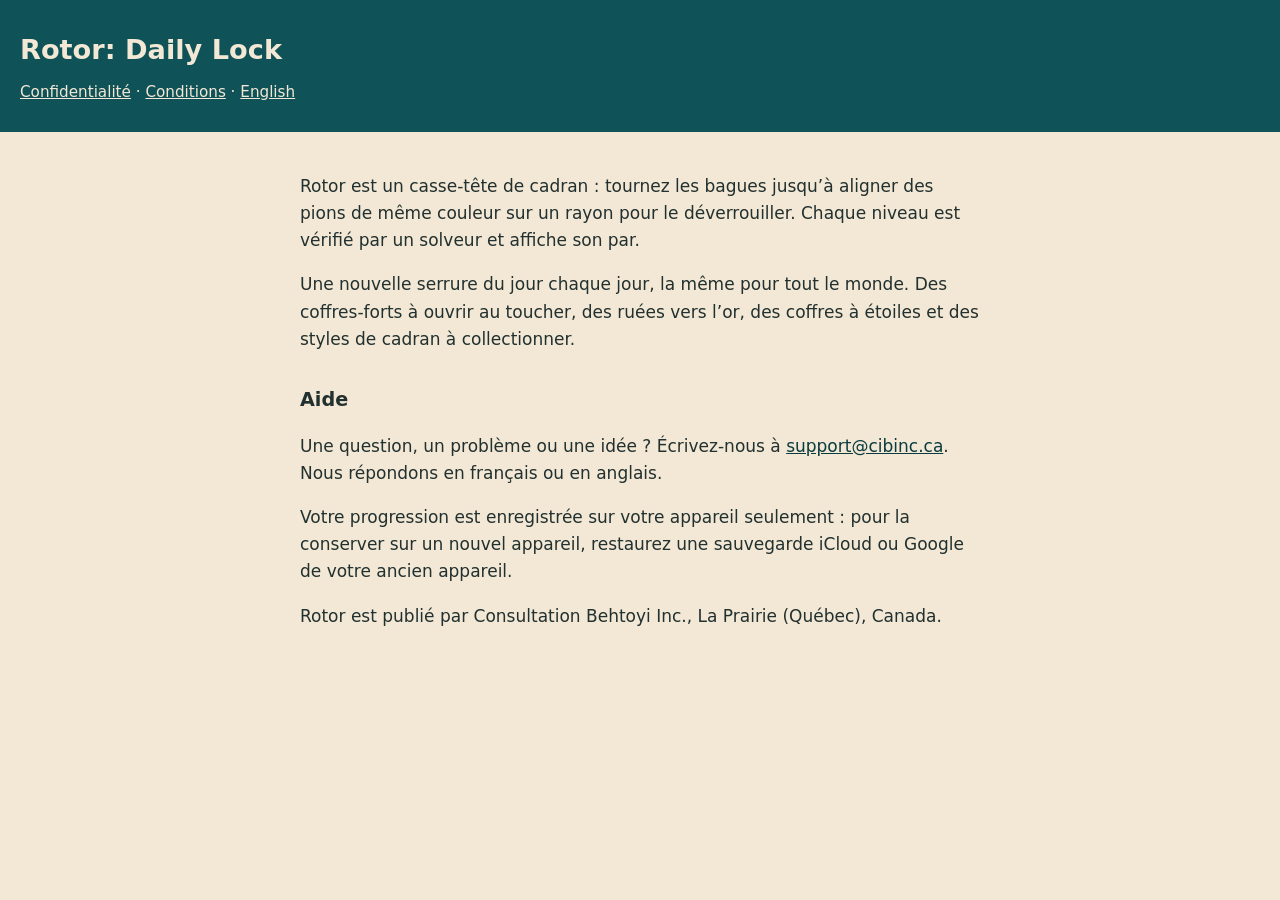
<file: index.html>
<!doctype html><html lang="fr-CA"><head><meta charset="utf-8"><meta name="viewport" content="width=device-width,initial-scale=1"><title>Rotor: Daily Lock</title><link rel="stylesheet" href="style.css"></head>
<body><header><h1>Rotor: Daily Lock</h1><nav><a href="privacy.html">Confidentialité</a> · <a href="terms.html">Conditions</a> · <a href="en/">English</a></nav></header>
<main>
<p>Rotor est un casse-tête de cadran : tournez les bagues jusqu’à aligner des pions de même couleur sur un rayon pour le déverrouiller. Chaque niveau est vérifié par un solveur et affiche son par.</p>
<p>Une nouvelle serrure du jour chaque jour, la même pour tout le monde. Des coffres-forts à ouvrir au toucher, des ruées vers l’or, des coffres à étoiles et des styles de cadran à collectionner.</p>
<h2>Aide</h2>
<p>Une question, un problème ou une idée ? Écrivez-nous à <a href="mailto:support@cibinc.ca">support@cibinc.ca</a>. Nous répondons en français ou en anglais.</p>
<p>Votre progression est enregistrée sur votre appareil seulement : pour la conserver sur un nouvel appareil, restaurez une sauvegarde iCloud ou Google de votre ancien appareil.</p>
<p>Rotor est publié par Consultation Behtoyi Inc., La Prairie (Québec), Canada.</p>
</main></body></html>
</file>
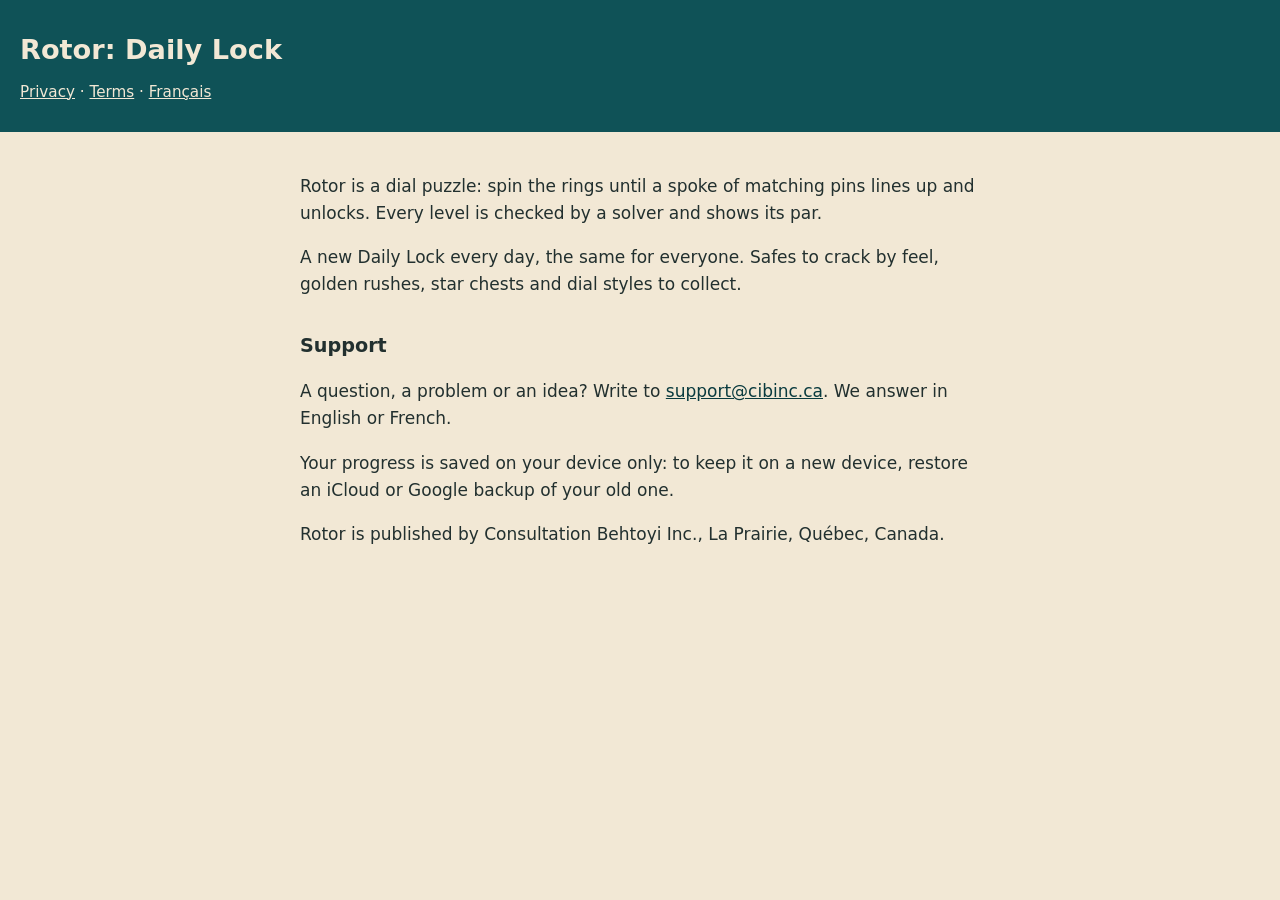
<file: en/index.html>
<!doctype html><html lang="en-CA"><head><meta charset="utf-8"><meta name="viewport" content="width=device-width,initial-scale=1"><title>Rotor: Daily Lock</title><link rel="stylesheet" href="../style.css"></head>
<body><header><h1>Rotor: Daily Lock</h1><nav><a href="privacy.html">Privacy</a> · <a href="terms.html">Terms</a> · <a href="../">Français</a></nav></header>
<main>
<p>Rotor is a dial puzzle: spin the rings until a spoke of matching pins lines up and unlocks. Every level is checked by a solver and shows its par.</p>
<p>A new Daily Lock every day, the same for everyone. Safes to crack by feel, golden rushes, star chests and dial styles to collect.</p>
<h2>Support</h2>
<p>A question, a problem or an idea? Write to <a href="mailto:support@cibinc.ca">support@cibinc.ca</a>. We answer in English or French.</p>
<p>Your progress is saved on your device only: to keep it on a new device, restore an iCloud or Google backup of your old one.</p>
<p>Rotor is published by Consultation Behtoyi Inc., La Prairie, Québec, Canada.</p>
</main></body></html>
</file>
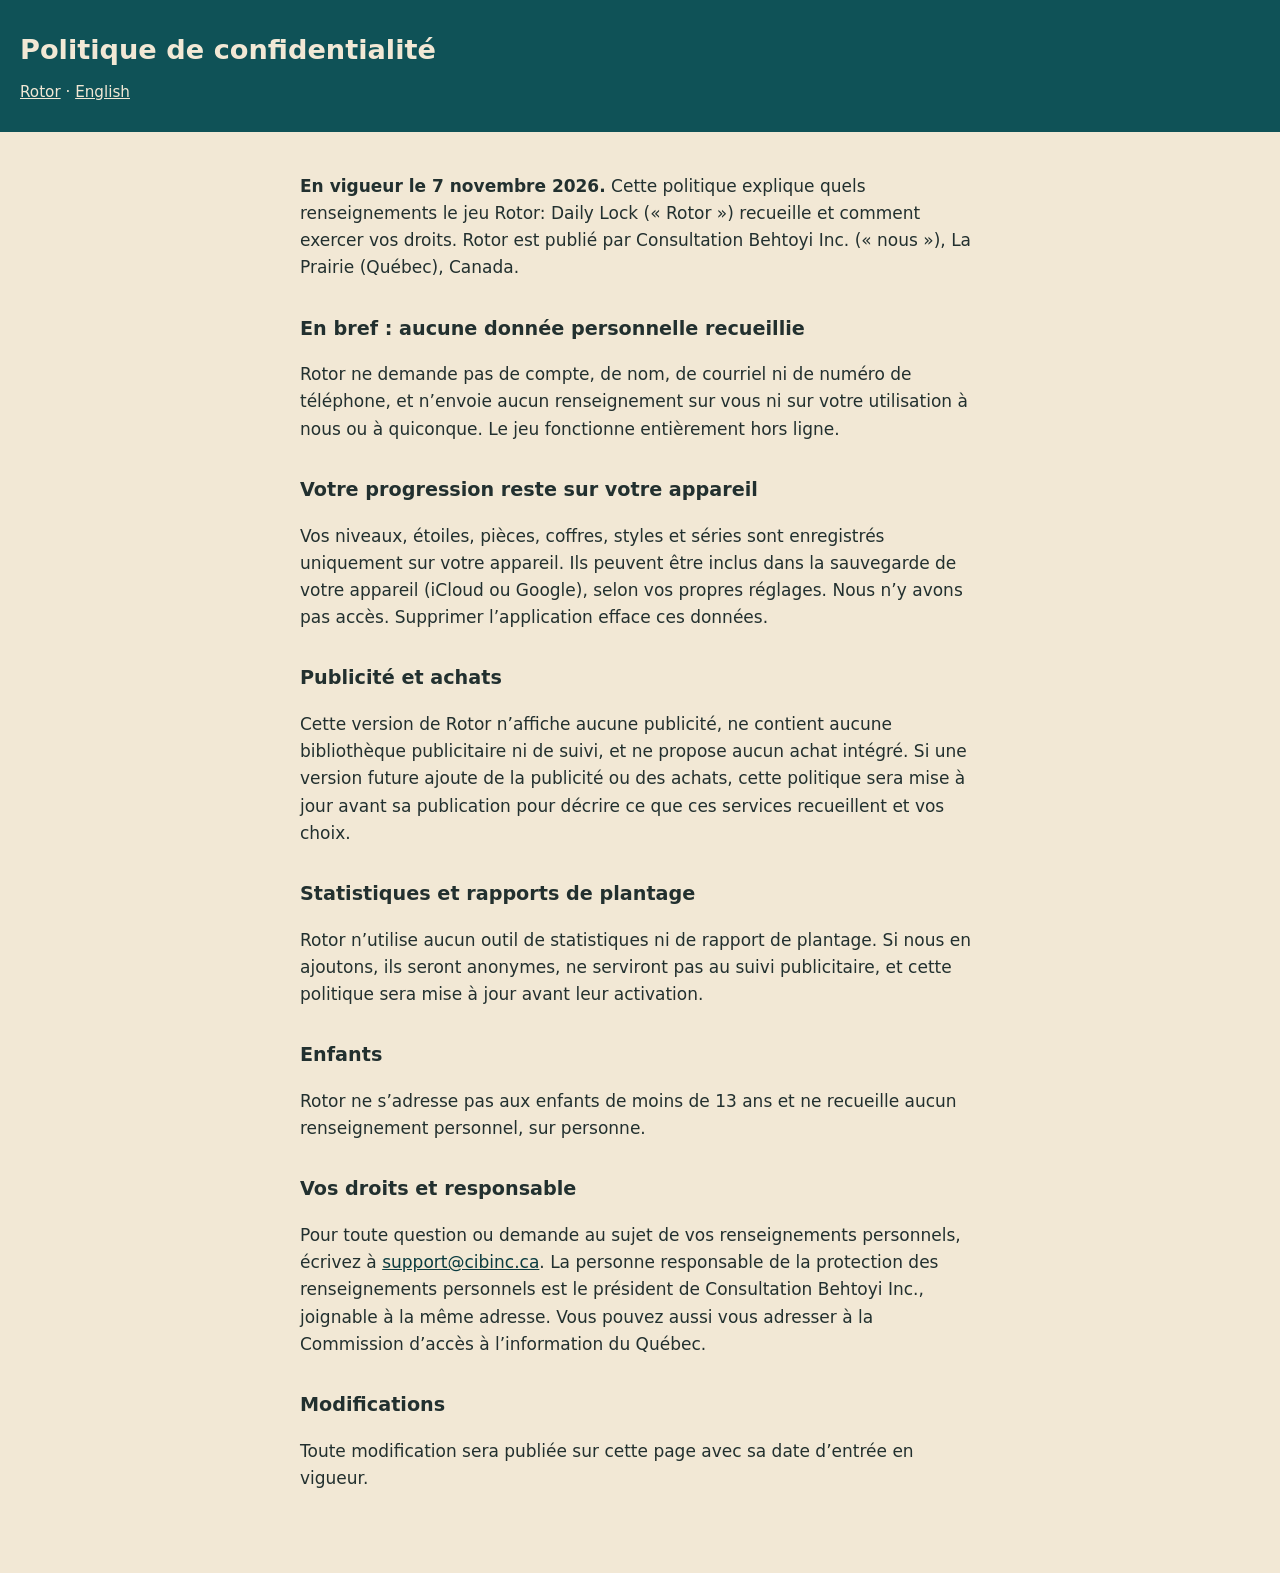
<file: privacy.html>
<!doctype html><html lang="fr-CA"><head><meta charset="utf-8"><meta name="viewport" content="width=device-width,initial-scale=1"><title>Politique de confidentialité, Rotor</title><link rel="stylesheet" href="style.css"></head>
<body><header><h1>Politique de confidentialité</h1><nav><a href="index.html">Rotor</a> · <a href="en/privacy.html">English</a></nav></header>
<main>
<p><strong>En vigueur le 7 novembre 2026.</strong> Cette politique explique quels renseignements le jeu Rotor: Daily Lock (« Rotor ») recueille et comment exercer vos droits. Rotor est publié par Consultation Behtoyi Inc. (« nous »), La Prairie (Québec), Canada.</p>

<h2>En bref : aucune donnée personnelle recueillie</h2>
<p>Rotor ne demande pas de compte, de nom, de courriel ni de numéro de téléphone, et n’envoie aucun renseignement sur vous ni sur votre utilisation à nous ou à quiconque. Le jeu fonctionne entièrement hors ligne.</p>

<h2>Votre progression reste sur votre appareil</h2>
<p>Vos niveaux, étoiles, pièces, coffres, styles et séries sont enregistrés uniquement sur votre appareil. Ils peuvent être inclus dans la sauvegarde de votre appareil (iCloud ou Google), selon vos propres réglages. Nous n’y avons pas accès. Supprimer l’application efface ces données.</p>

<h2>Publicité et achats</h2>
<p>Cette version de Rotor n’affiche aucune publicité, ne contient aucune bibliothèque publicitaire ni de suivi, et ne propose aucun achat intégré. Si une version future ajoute de la publicité ou des achats, cette politique sera mise à jour avant sa publication pour décrire ce que ces services recueillent et vos choix.</p>

<h2>Statistiques et rapports de plantage</h2>
<p>Rotor n’utilise aucun outil de statistiques ni de rapport de plantage. Si nous en ajoutons, ils seront anonymes, ne serviront pas au suivi publicitaire, et cette politique sera mise à jour avant leur activation.</p>

<h2>Enfants</h2>
<p>Rotor ne s’adresse pas aux enfants de moins de 13 ans et ne recueille aucun renseignement personnel, sur personne.</p>

<h2>Vos droits et responsable</h2>
<p>Pour toute question ou demande au sujet de vos renseignements personnels, écrivez à <a href="mailto:support@cibinc.ca">support@cibinc.ca</a>. La personne responsable de la protection des renseignements personnels est le président de Consultation Behtoyi Inc., joignable à la même adresse. Vous pouvez aussi vous adresser à la Commission d’accès à l’information du Québec.</p>

<h2>Modifications</h2>
<p>Toute modification sera publiée sur cette page avec sa date d’entrée en vigueur.</p>
</main></body></html>
</file>
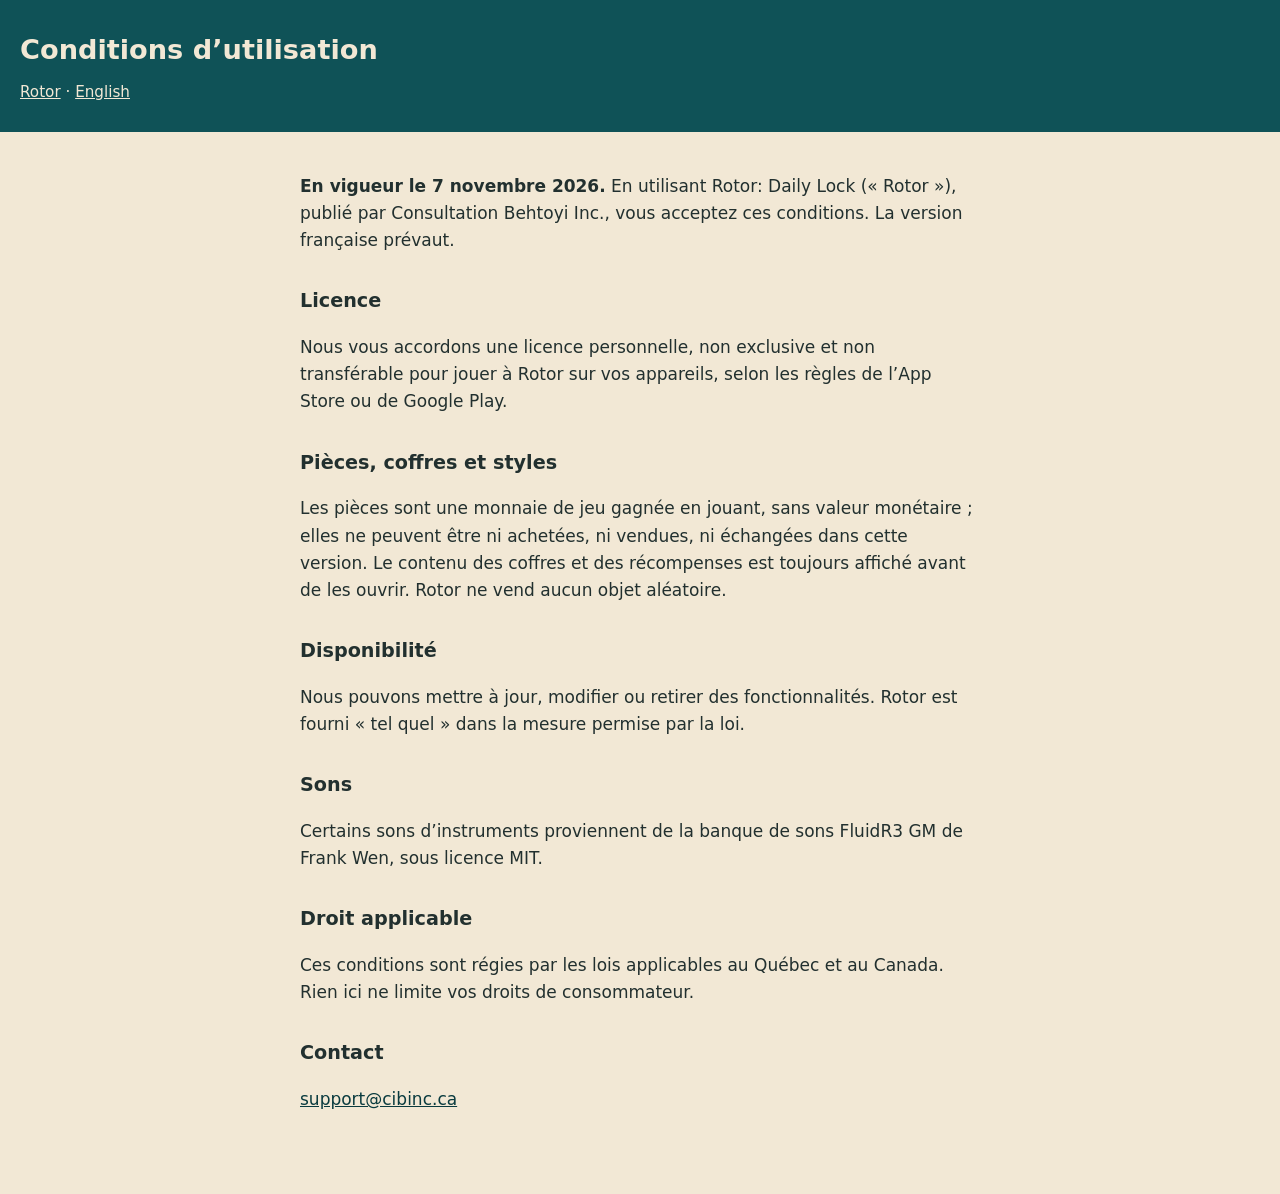
<file: terms.html>
<!doctype html><html lang="fr-CA"><head><meta charset="utf-8"><meta name="viewport" content="width=device-width,initial-scale=1"><title>Conditions d’utilisation, Rotor</title><link rel="stylesheet" href="style.css"></head>
<body><header><h1>Conditions d’utilisation</h1><nav><a href="index.html">Rotor</a> · <a href="en/terms.html">English</a></nav></header>
<main>
<p><strong>En vigueur le 7 novembre 2026.</strong> En utilisant Rotor: Daily Lock (« Rotor »), publié par Consultation Behtoyi Inc., vous acceptez ces conditions. La version française prévaut.</p>
<h2>Licence</h2><p>Nous vous accordons une licence personnelle, non exclusive et non transférable pour jouer à Rotor sur vos appareils, selon les règles de l’App Store ou de Google Play.</p>
<h2>Pièces, coffres et styles</h2><p>Les pièces sont une monnaie de jeu gagnée en jouant, sans valeur monétaire ; elles ne peuvent être ni achetées, ni vendues, ni échangées dans cette version. Le contenu des coffres et des récompenses est toujours affiché avant de les ouvrir. Rotor ne vend aucun objet aléatoire.</p>
<h2>Disponibilité</h2><p>Nous pouvons mettre à jour, modifier ou retirer des fonctionnalités. Rotor est fourni « tel quel » dans la mesure permise par la loi.</p>
<h2>Sons</h2><p>Certains sons d’instruments proviennent de la banque de sons FluidR3 GM de Frank Wen, sous licence MIT.</p>
<h2>Droit applicable</h2><p>Ces conditions sont régies par les lois applicables au Québec et au Canada. Rien ici ne limite vos droits de consommateur.</p>
<h2>Contact</h2><p><a href="mailto:support@cibinc.ca">support@cibinc.ca</a></p>
</main></body></html>
</file>
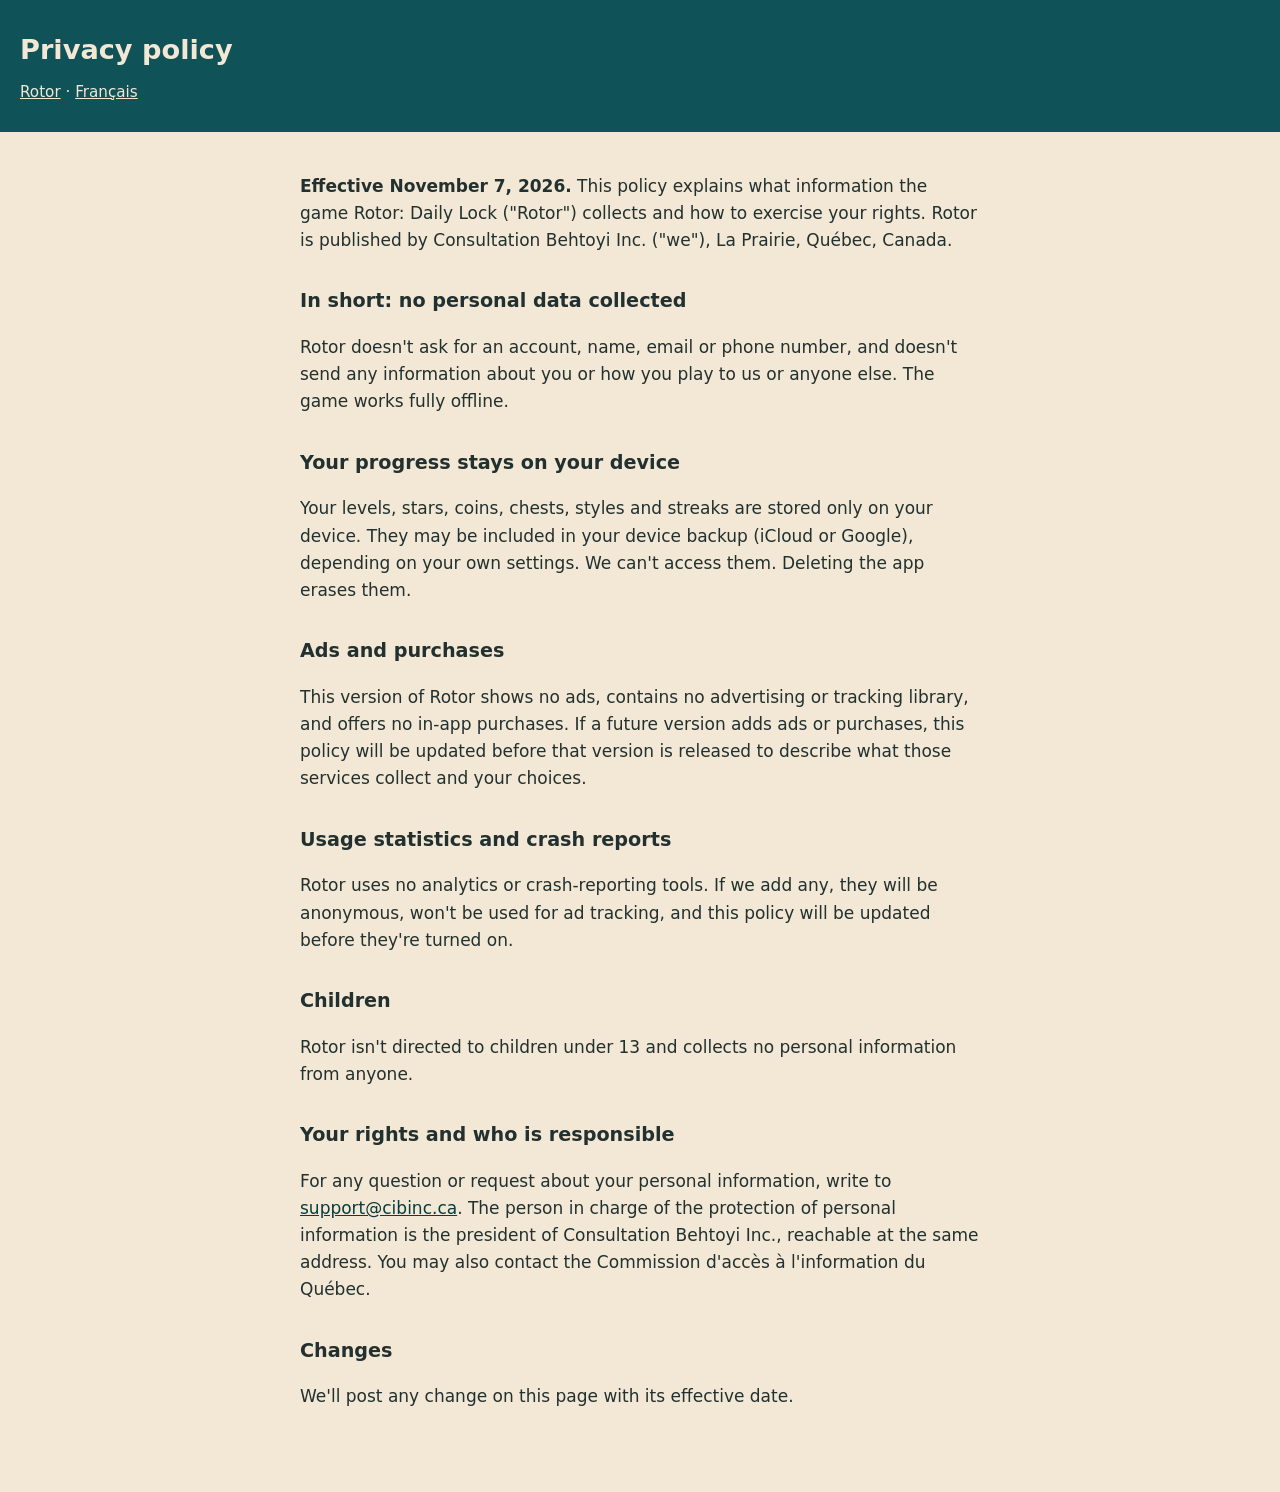
<file: en/privacy.html>
<!doctype html><html lang="en-CA"><head><meta charset="utf-8"><meta name="viewport" content="width=device-width,initial-scale=1"><title>Privacy policy, Rotor</title><link rel="stylesheet" href="../style.css"></head>
<body><header><h1>Privacy policy</h1><nav><a href="index.html">Rotor</a> · <a href="../privacy.html">Français</a></nav></header>
<main>
<p><strong>Effective November 7, 2026.</strong> This policy explains what information the game Rotor: Daily Lock ("Rotor") collects and how to exercise your rights. Rotor is published by Consultation Behtoyi Inc. ("we"), La Prairie, Québec, Canada.</p>

<h2>In short: no personal data collected</h2>
<p>Rotor doesn't ask for an account, name, email or phone number, and doesn't send any information about you or how you play to us or anyone else. The game works fully offline.</p>

<h2>Your progress stays on your device</h2>
<p>Your levels, stars, coins, chests, styles and streaks are stored only on your device. They may be included in your device backup (iCloud or Google), depending on your own settings. We can't access them. Deleting the app erases them.</p>

<h2>Ads and purchases</h2>
<p>This version of Rotor shows no ads, contains no advertising or tracking library, and offers no in-app purchases. If a future version adds ads or purchases, this policy will be updated before that version is released to describe what those services collect and your choices.</p>

<h2>Usage statistics and crash reports</h2>
<p>Rotor uses no analytics or crash-reporting tools. If we add any, they will be anonymous, won't be used for ad tracking, and this policy will be updated before they're turned on.</p>

<h2>Children</h2>
<p>Rotor isn't directed to children under 13 and collects no personal information from anyone.</p>

<h2>Your rights and who is responsible</h2>
<p>For any question or request about your personal information, write to <a href="mailto:support@cibinc.ca">support@cibinc.ca</a>. The person in charge of the protection of personal information is the president of Consultation Behtoyi Inc., reachable at the same address. You may also contact the Commission d'accès à l'information du Québec.</p>

<h2>Changes</h2>
<p>We'll post any change on this page with its effective date.</p>
</main></body></html>
</file>
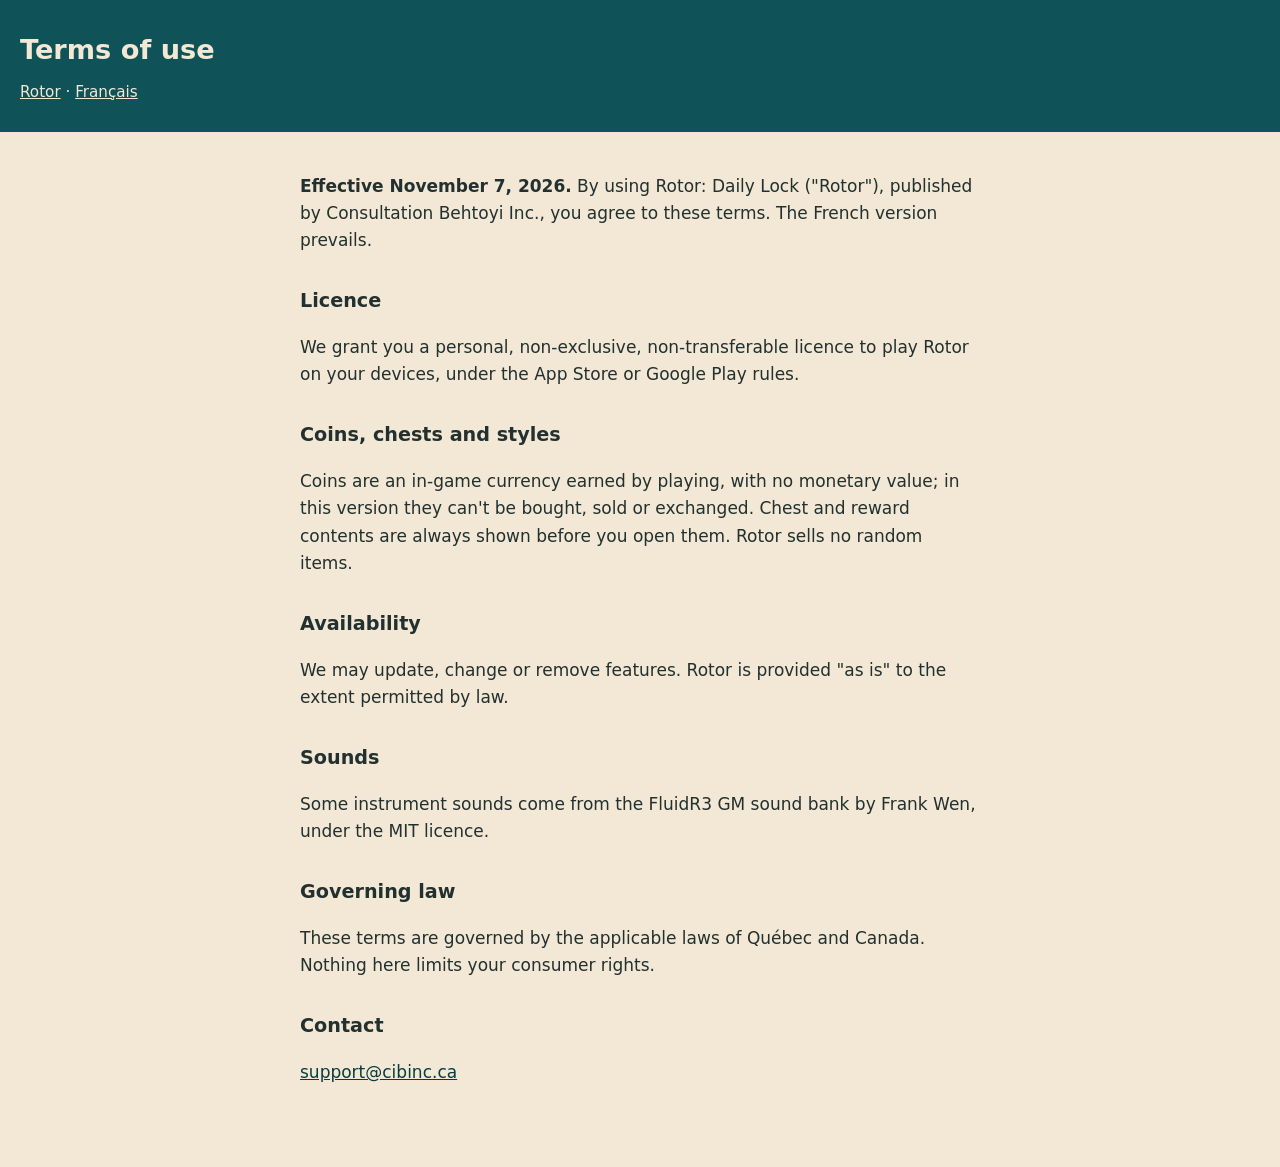
<file: en/terms.html>
<!doctype html><html lang="en-CA"><head><meta charset="utf-8"><meta name="viewport" content="width=device-width,initial-scale=1"><title>Terms of use, Rotor</title><link rel="stylesheet" href="../style.css"></head>
<body><header><h1>Terms of use</h1><nav><a href="index.html">Rotor</a> · <a href="../terms.html">Français</a></nav></header>
<main>
<p><strong>Effective November 7, 2026.</strong> By using Rotor: Daily Lock ("Rotor"), published by Consultation Behtoyi Inc., you agree to these terms. The French version prevails.</p>
<h2>Licence</h2><p>We grant you a personal, non-exclusive, non-transferable licence to play Rotor on your devices, under the App Store or Google Play rules.</p>
<h2>Coins, chests and styles</h2><p>Coins are an in-game currency earned by playing, with no monetary value; in this version they can't be bought, sold or exchanged. Chest and reward contents are always shown before you open them. Rotor sells no random items.</p>
<h2>Availability</h2><p>We may update, change or remove features. Rotor is provided "as is" to the extent permitted by law.</p>
<h2>Sounds</h2><p>Some instrument sounds come from the FluidR3 GM sound bank by Frank Wen, under the MIT licence.</p>
<h2>Governing law</h2><p>These terms are governed by the applicable laws of Québec and Canada. Nothing here limits your consumer rights.</p>
<h2>Contact</h2><p><a href="mailto:support@cibinc.ca">support@cibinc.ca</a></p>
</main></body></html>
</file>
<file: style.css>
:root { --petrol:#0F5257; --ivory:#F2E8D5; --brass:#C9973A; --ink:#22302F; }
* { box-sizing: border-box; }
body { margin:0; background:var(--ivory); color:var(--ink); font:17px/1.6 system-ui,-apple-system,"Segoe UI",Roboto,sans-serif; }
header { background:var(--petrol); color:var(--ivory); padding:28px 20px; }
header a { color:var(--ivory); }
main { max-width: 720px; margin: 0 auto; padding: 24px 20px 64px; }
h1 { font-size: 1.7rem; margin: 0; }
h2 { font-size: 1.2rem; margin-top: 2rem; }
nav { margin-top: 8px; font-size: .95rem; }
a { color: #0A3B3F; }
.note { border-left: 4px solid var(--brass); padding: 4px 12px; background:#fff8e8; }
</file>
